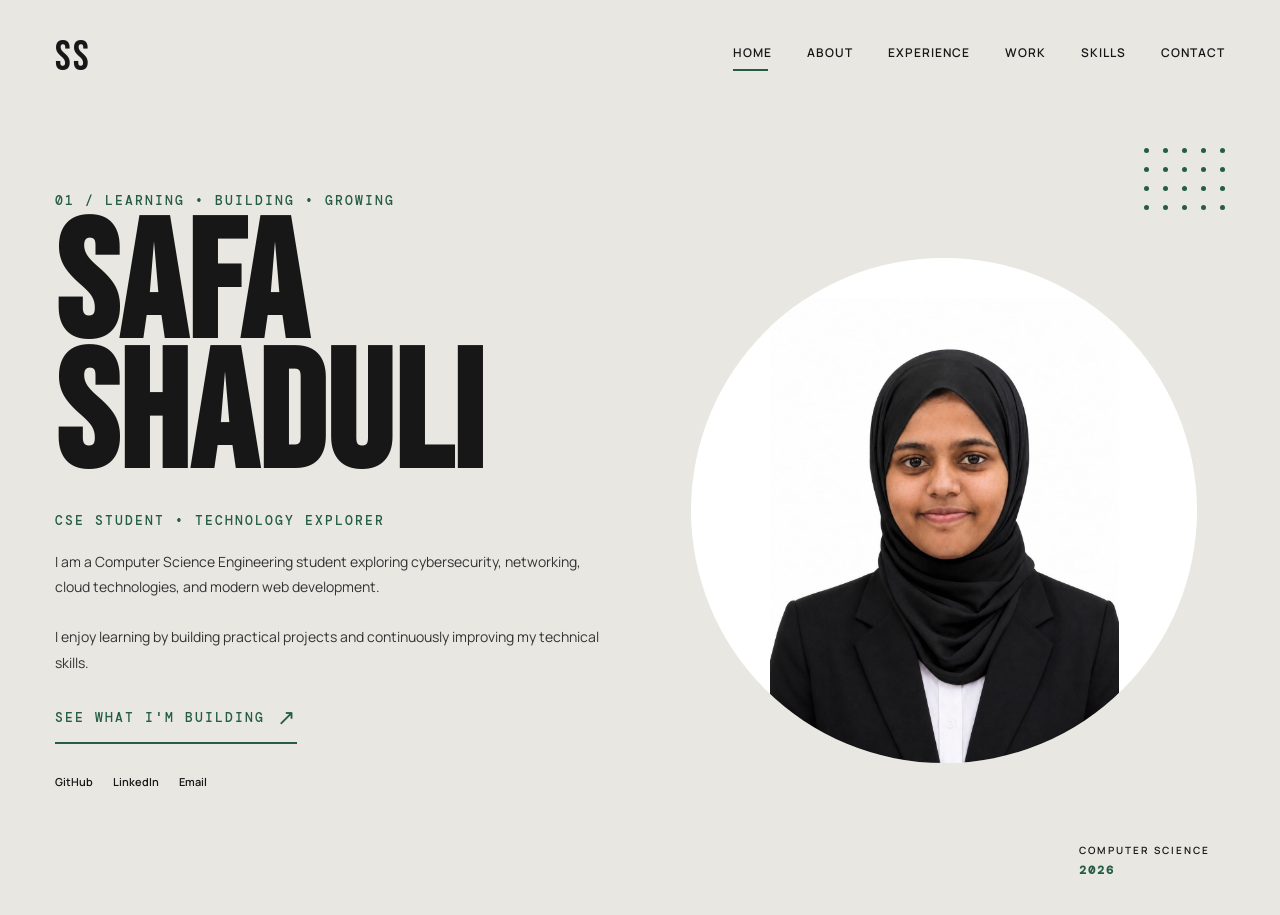
<file: index.html>
<!DOCTYPE html>
<html lang="en">

<head>
    <meta charset="UTF-8">
    <meta name="viewport" content="width=device-width, initial-scale=1.0">

    <title>Safa Shaduli | Portfolio</title>

    <link rel="stylesheet" href="style.css">
</head>

<body>

    <main class="home-page">

        <!-- HEADER -->
        <header class="navbar">

            <a href="index.html" class="logo">
                SS
            </a>

            <nav class="nav-links">

                <a href="index.html" class="active">HOME</a>

                <a href="about.html">ABOUT</a>

                <a href="experience.html">EXPERIENCE</a>

                <a href="work.html">WORK</a>

                <a href="skills.html">SKILLS</a>

                <a href="contact.html">CONTACT</a>

            </nav>

            
        </header>


        <!-- HERO SECTION -->
        <section class="hero">

            <!-- LEFT SIDE -->
            <div class="hero-left">

                <div class="hero-label">
                    <span class="number">01</span>
                    <span>/</span>
                    <span>LEARNING • BUILDING • GROWING</span>
                </div>


                <!-- MAIN NAME -->
                <h1 class="main-name">
                    <span>SAFA</span>
                    <span>SHADULI</span>
                </h1>


                <!-- ROLE -->
                <h2 class="role">
                    CSE STUDENT • TECHNOLOGY EXPLORER
                </h2>


                <!-- INTRODUCTION -->
                <p class="intro">

                    I am a Computer Science Engineering student exploring
                    cybersecurity, networking, cloud technologies, and
                    modern web development.

                    <br><br>

                    I enjoy learning by building practical projects and
                    continuously improving my technical skills.

                </p>


                <!-- BUTTON -->
                <a href="work.html" class="explore">
                    <span>SEE WHAT I'M BUILDING</span>
                    <span class="arrow">↗</span>
                </a>


                <!-- SOCIAL LINKS -->
                <div class="socials">

                    <a href="https://github.com/safaashaduli"
                       target="_blank">
                        GitHub
                    </a>

                    <a href="https://www.linkedin.com/in/safashaduli"
                       target="_blank">
                        LinkedIn
                    </a>

                    <a href="mailto:safashaduli33@gmail.com">
                        Email
                    </a>

                </div>

            </div>


            <!-- RIGHT SIDE -->
            <div class="hero-right">


                <!-- DOT DESIGN -->
                <div class="dots">

                    <span></span>
                    <span></span>
                    <span></span>
                    <span></span>
                    <span></span>

                    <span></span>
                    <span></span>
                    <span></span>
                    <span></span>
                    <span></span>

                    <span></span>
                    <span></span>
                    <span></span>
                    <span></span>
                    <span></span>

                    <span></span>
                    <span></span>
                    <span></span>
                    <span></span>
                    <span></span>

                </div>


                <!-- YOUR PHOTO -->
                <div class="portrait-circle">

                    <img
                        src="safa.jpg.jpeg"
                        alt="Safa Shaduli"
                    >

                </div>


                <!-- BOTTOM TEXT -->
                <div class="year-info">

                    <span>COMPUTER SCIENCE</span>

                    <strong>2026</strong>

                </div>

            </div>

        </section>

    </main>

</body>

</html>
</file>
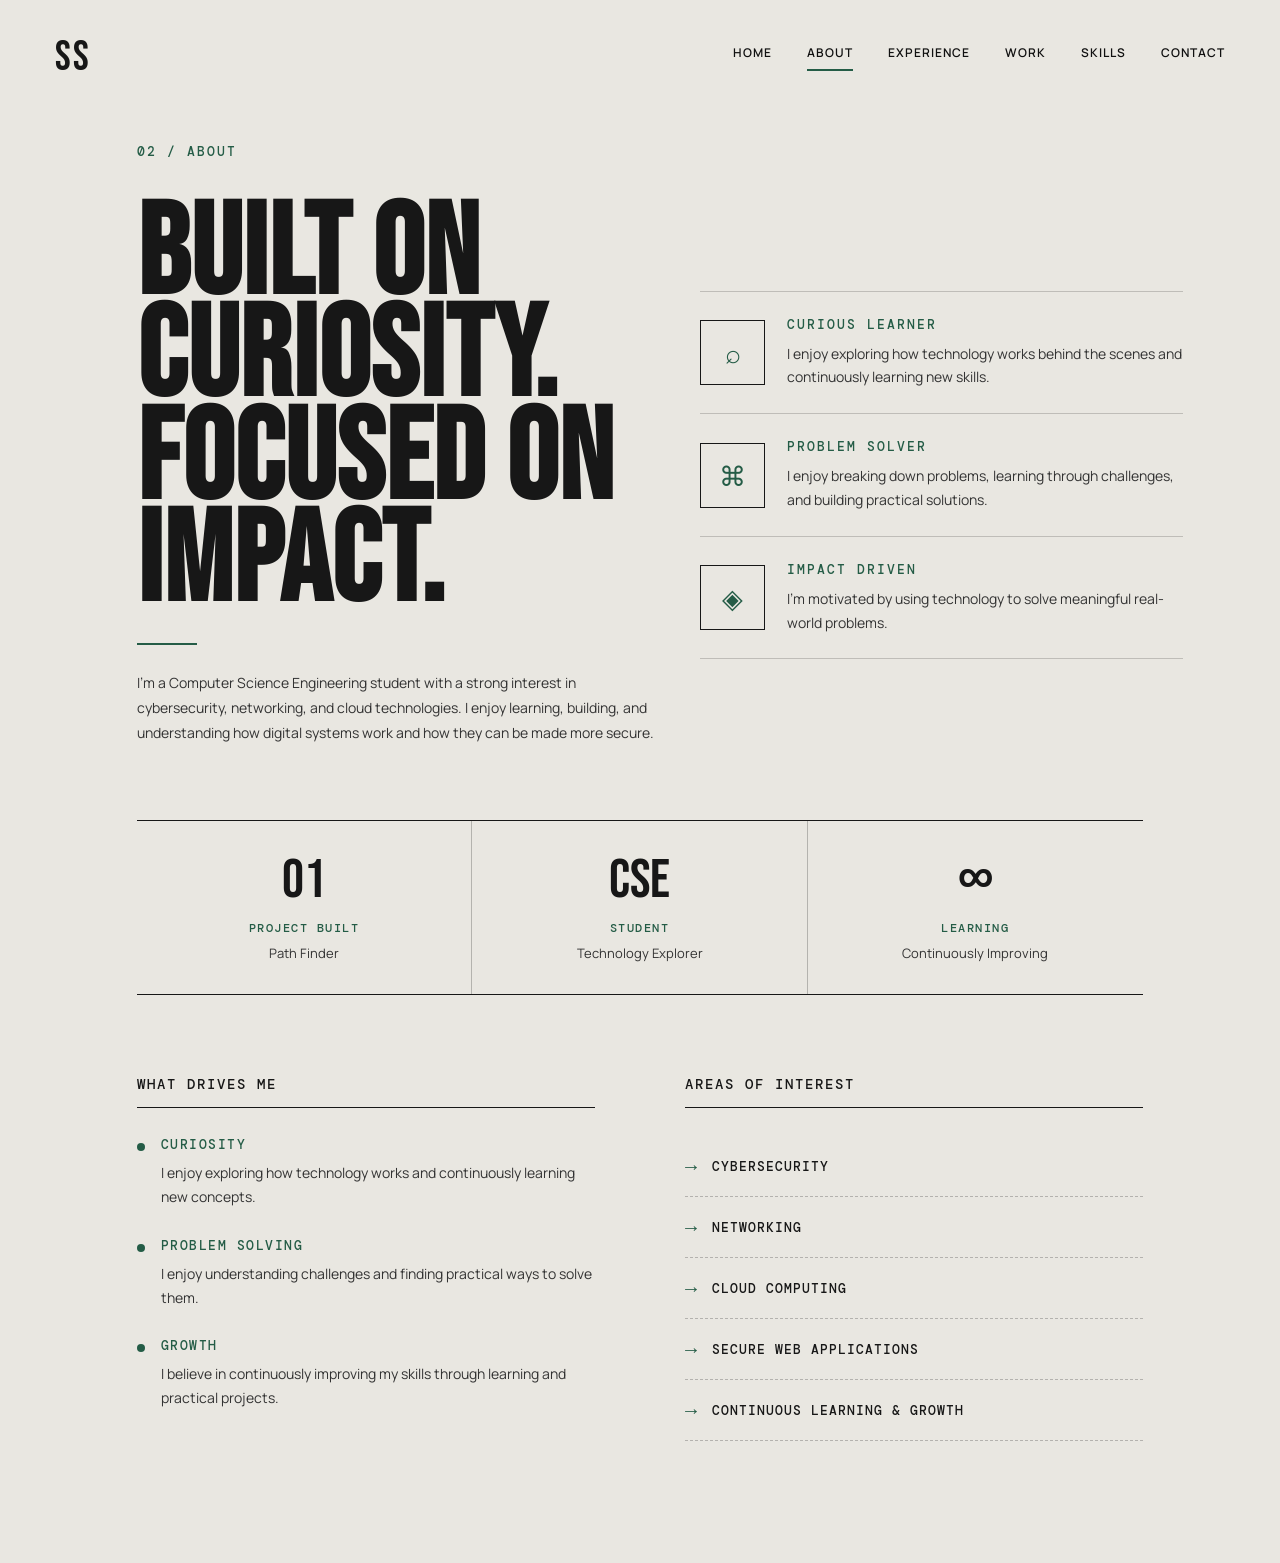
<file: about.html>
<!DOCTYPE html>
<html lang="en">

<head>

    <meta charset="UTF-8">
    <meta name="viewport" content="width=device-width, initial-scale=1.0">

    <title>About | Safa Shaduli</title>

    <link rel="stylesheet" href="about.css">

</head>


<body>

<main class="about-page">


    <!-- ================= HEADER ================= -->

    <header class="navbar">

        <a href="index.html" class="logo">
            SS
        </a>


        <nav class="nav-links">

            <a href="index.html">HOME</a>

            <a href="about.html" class="active">ABOUT</a>

            <a href="experience.html">EXPERIENCE</a>

            <a href="work.html">WORK</a>

            <a href="skills.html">SKILLS</a>

            <a href="contact.html">CONTACT</a>

        </nav>


        

    </header>



    <!-- ================= ABOUT CONTENT ================= -->

    <section class="about-container">


        <!-- PAGE LABEL -->

        <div class="page-label">

            <span class="number">02</span>
            <span>/</span>
            <span>ABOUT</span>

        </div>



        <!-- ================= TOP SECTION ================= -->

        <section class="about-hero">


            <!-- LEFT -->

            <div class="about-left">

                <h1 class="about-title">

                    <span>BUILT ON</span>
                    <span>CURIOSITY.</span>
                    <span>FOCUSED ON</span>
                    <span>IMPACT.</span>

                </h1>


                <div class="about-line"></div>


                <p class="about-intro">

                    I'm a Computer Science Engineering student with a strong
                    interest in cybersecurity, networking, and cloud technologies.
                    I enjoy learning, building, and understanding how digital
                    systems work and how they can be made more secure.

                </p>

            </div>



            <!-- RIGHT -->

            <div class="about-features">


                <div class="feature-box">

                    <div class="feature-icon">
                        ⌕
                    </div>

                    <div class="feature-content">

                        <h3>CURIOUS LEARNER</h3>

                        <p>
                            I enjoy exploring how technology works behind
                            the scenes and continuously learning new skills.
                        </p>

                    </div>

                </div>



                <div class="feature-box">

                    <div class="feature-icon">
                        ⌘
                    </div>

                    <div class="feature-content">

                        <h3>PROBLEM SOLVER</h3>

                        <p>
                            I enjoy breaking down problems, learning through
                            challenges, and building practical solutions.
                        </p>

                    </div>

                </div>



                <div class="feature-box">

                    <div class="feature-icon">
                        ◈
                    </div>

                    <div class="feature-content">

                        <h3>IMPACT DRIVEN</h3>

                        <p>
                            I'm motivated by using technology to solve
                            meaningful real-world problems.
                        </p>

                    </div>

                </div>


            </div>

        </section>



        <!-- ================= INFO STRIP ================= -->

        <section class="info-strip">


            <div class="info-item">

                <div class="info-number">
                    01
                </div>

                <div class="info-label">
                    PROJECT BUILT
                </div>

                <p>
                    Path Finder
                </p>

            </div>



            <div class="info-item">

                <div class="info-number">
                    CSE
                </div>

                <div class="info-label">
                    STUDENT
                </div>

                <p>
                    Technology Explorer
                </p>

            </div>



            <div class="info-item">

                <div class="info-number">
                    ∞
                </div>

                <div class="info-label">
                    LEARNING
                </div>

                <p>
                    Continuously Improving
                </p>

            </div>


        </section>



        <!-- ================= BOTTOM SECTION ================= -->

        <section class="about-bottom">


            <!-- WHAT DRIVES ME -->

            <div class="drives">

                <h2>WHAT DRIVES ME</h2>


                <div class="drive-item">

                    <span class="drive-dot"></span>

                    <div>

                        <h3>CURIOSITY</h3>

                        <p>
                            I enjoy exploring how technology works and
                            continuously learning new concepts.
                        </p>

                    </div>

                </div>



                <div class="drive-item">

                    <span class="drive-dot"></span>

                    <div>

                        <h3>PROBLEM SOLVING</h3>

                        <p>
                            I enjoy understanding challenges and finding
                            practical ways to solve them.
                        </p>

                    </div>

                </div>



                <div class="drive-item">

                    <span class="drive-dot"></span>

                    <div>

                        <h3>GROWTH</h3>

                        <p>
                            I believe in continuously improving my skills
                            through learning and practical projects.
                        </p>

                    </div>

                </div>


            </div>



            <!-- AREAS OF INTEREST -->

            <div class="interests">

                <h2>AREAS OF INTEREST</h2>


                <div class="interest-item">
                    <span>→</span>
                    CYBERSECURITY
                </div>


                <div class="interest-item">
                    <span>→</span>
                    NETWORKING
                </div>


                <div class="interest-item">
                    <span>→</span>
                    CLOUD COMPUTING
                </div>


                <div class="interest-item">
                    <span>→</span>
                    SECURE WEB APPLICATIONS
                </div>


                <div class="interest-item">
                    <span>→</span>
                    CONTINUOUS LEARNING & GROWTH
                </div>


            </div>


        </section>


    </section>


</main>

</body>

</html>
</file>
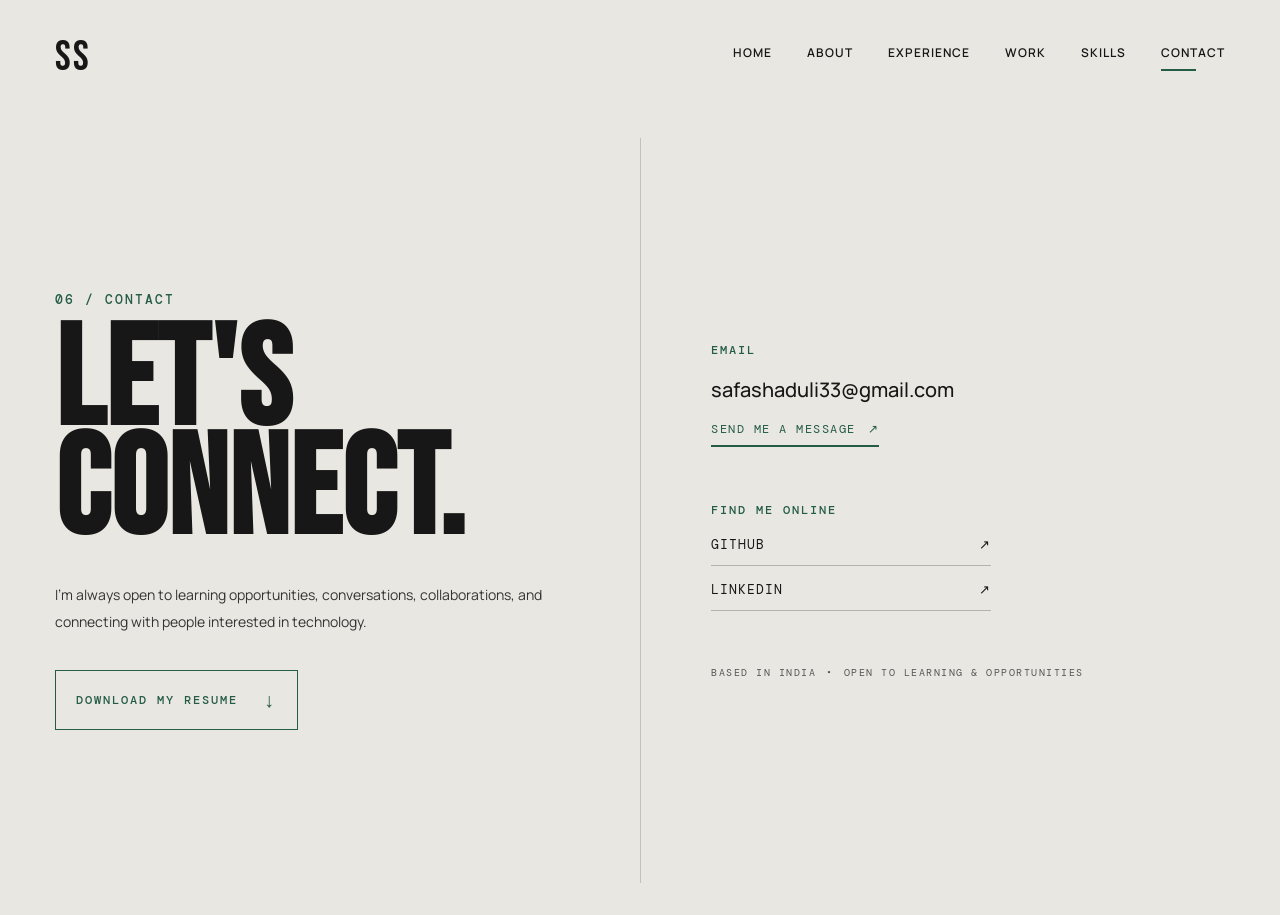
<file: contact.html>
<!DOCTYPE html>
<html lang="en">

<head>
    <meta charset="UTF-8">
    <meta name="viewport" content="width=device-width, initial-scale=1.0">

    <title>Safa Shaduli | Contact</title>

    <link rel="stylesheet" href="contact.css">
</head>

<body>

    <main class="contact-page">

        <!-- HEADER -->

        <header class="navbar">

            <a href="index.html" class="logo">
                SS
            </a>

            <nav class="nav-links">

                <a href="index.html">HOME</a>

                <a href="about.html">ABOUT</a>

                <a href="experience.html">EXPERIENCE</a>

                <a href="work.html">WORK</a>

                <a href="skills.html">SKILLS</a>

                <a href="contact.html" class="active">CONTACT</a>

            </nav>

            

        </header>


        <!-- CONTACT CONTENT -->

        <section class="contact-content">


            <!-- LEFT SIDE -->

            <div class="contact-left">

                <div class="contact-label">

                    <span>06</span>
                    <span>/</span>
                    <span>CONTACT</span>

                </div>


                <h1 class="contact-title">

                    <span>LET'S</span>
                    <span>CONNECT.</span>

                </h1>


                <p class="contact-intro">

                    I'm always open to learning opportunities,
                    conversations, collaborations, and connecting
                    with people interested in technology.

                </p>


                <!-- DOWNLOAD RESUME -->

                <a href="Safa Resume.pdf"
                   download
                  class="resume-button">

                    <span>DOWNLOAD MY RESUME</span>
                    <span class="arrow">↓</span>

                </a>

            </div>


            <!-- RIGHT SIDE -->

            <div class="contact-right">


                <!-- EMAIL -->

                <div class="contact-block">

                    <span class="contact-heading">
                        EMAIL
                    </span>

                    <a href="mailto:safashaduli33@gmail.com"
                       class="email-link">

                        safashaduli33@gmail.com

                    </a>

                    <a href="mailto:safashaduli33@gmail.com"
                       class="message-button">

                        <span>SEND ME A MESSAGE</span>
                        <span>↗</span>

                    </a>

                </div>


                <!-- SOCIAL LINKS -->

                <div class="contact-block">

                    <span class="contact-heading">
                        FIND ME ONLINE
                    </span>


                    <div class="social-links">

                        <a href="https://github.com/safaashaduli"
                           target="_blank">

                            GITHUB
                            <span>↗</span>

                        </a>


                        <a href="https://www.linkedin.com/in/safashaduli"
                           target="_blank">

                            LINKEDIN
                            <span>↗</span>

                        </a>

                    </div>

                </div>


                <!-- SMALL MESSAGE -->

                <div class="contact-footer">

                    <span>BASED IN INDIA</span>

                    <span>•</span>

                    <span>OPEN TO LEARNING & OPPORTUNITIES</span>

                </div>


            </div>

        </section>

    </main>

</body>

</html>
</file>
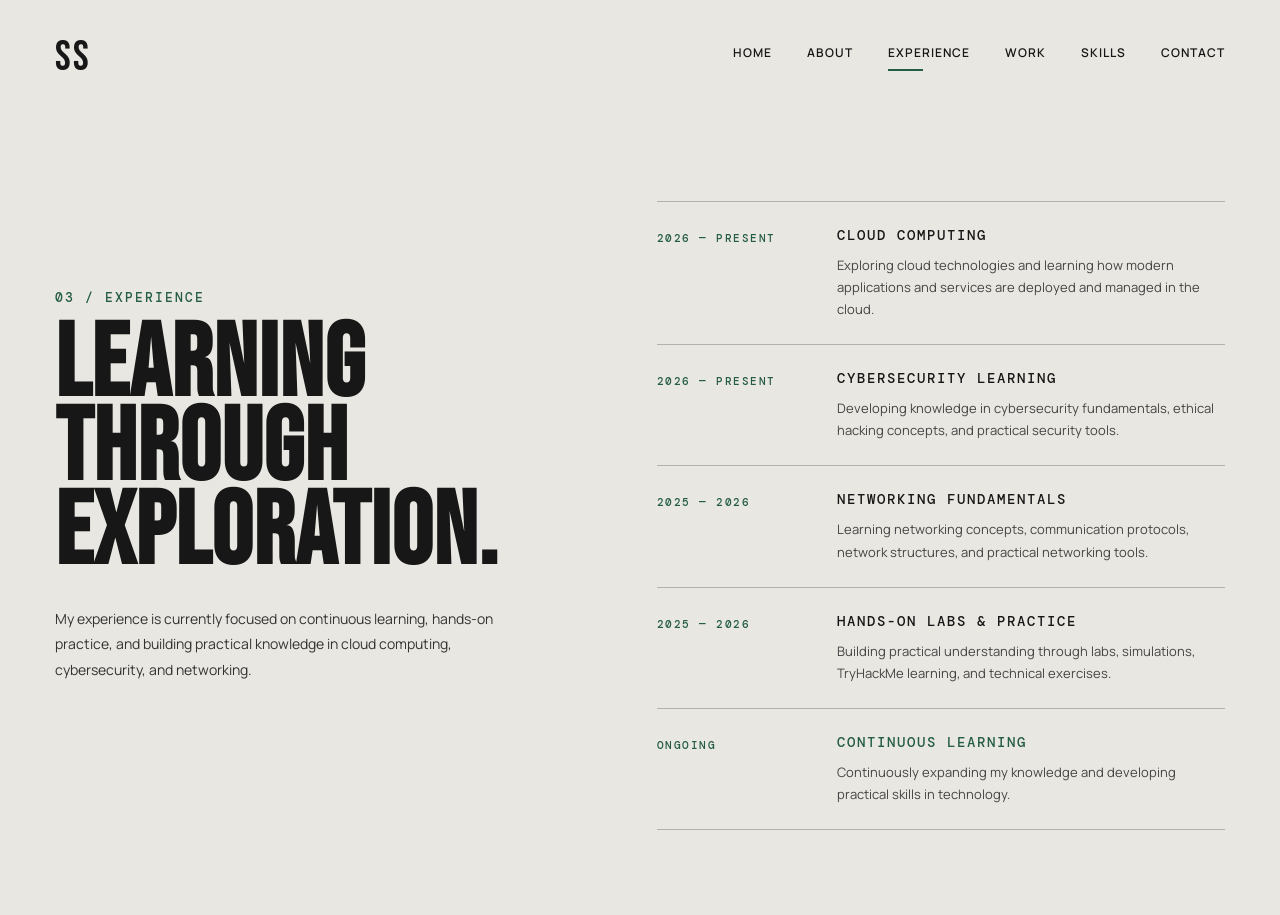
<file: experience.html>
<!DOCTYPE html>
<html lang="en">

<head>
    <meta charset="UTF-8">
    <meta name="viewport" content="width=device-width, initial-scale=1.0">

    <title>Safa Shaduli | Experience</title>

    <link rel="stylesheet" href="experience.css">
</head>

<body>

    <main class="experience-page">

        <!-- HEADER -->
        <header class="navbar">

            <a href="index.html" class="logo">
                SS
            </a>

            <nav class="nav-links">

                <a href="index.html">HOME</a>

                <a href="about.html">ABOUT</a>

                <a href="experience.html" class="active">
                    EXPERIENCE
                </a>

                <a href="work.html">WORK</a>

                <a href="skills.html">SKILLS</a>

                <a href="contact.html">CONTACT</a>

            </nav>

           

        </header>


        <!-- EXPERIENCE SECTION -->
        <section class="experience-section">

            <!-- LEFT SIDE -->
            <div class="experience-left">

                <div class="page-label">
                    <span>03</span>
                    <span>/</span>
                    <span>EXPERIENCE</span>
                </div>

                <h1 class="experience-title">
                    <span>LEARNING</span>
                    <span>THROUGH</span>
                    <span>EXPLORATION.</span>
                </h1>

                <p class="experience-intro">
                    My experience is currently focused on continuous learning,
                    hands-on practice, and building practical knowledge in
                    cloud computing, cybersecurity, and networking.
                </p>

            </div>


            <!-- RIGHT SIDE TIMELINE -->
            <div class="timeline">

                <!-- ITEM 1 -->
                <div class="timeline-item">

                    <div class="timeline-year">
                        2026 — PRESENT
                    </div>

                    <div class="timeline-content">
                        <h3>CLOUD COMPUTING</h3>

                        <p>
                            Exploring cloud technologies and learning how
                            modern applications and services are deployed
                            and managed in the cloud.
                        </p>
                    </div>

                </div>


                <!-- ITEM 2 -->
                <div class="timeline-item">

                    <div class="timeline-year">
                        2026 — PRESENT
                    </div>

                    <div class="timeline-content">
                        <h3>CYBERSECURITY LEARNING</h3>

                        <p>
                            Developing knowledge in cybersecurity fundamentals,
                            ethical hacking concepts, and practical security tools.
                        </p>
                    </div>

                </div>


                <!-- ITEM 3 -->
                <div class="timeline-item">

                    <div class="timeline-year">
                        2025 — 2026
                    </div>

                    <div class="timeline-content">
                        <h3>NETWORKING FUNDAMENTALS</h3>

                        <p>
                            Learning networking concepts, communication protocols,
                            network structures, and practical networking tools.
                        </p>
                    </div>

                </div>


                <!-- ITEM 4 -->
                <div class="timeline-item">

                    <div class="timeline-year">
                        2025 — 2026
                    </div>

                    <div class="timeline-content">
                        <h3>HANDS-ON LABS & PRACTICE</h3>

                        <p>
                            Building practical understanding through labs,
                            simulations, TryHackMe learning, and technical exercises.
                        </p>
                    </div>

                </div>


                <!-- ITEM 5 -->
                <div class="timeline-item ongoing">

                    <div class="timeline-year">
                        ONGOING
                    </div>

                    <div class="timeline-content">
                        <h3>CONTINUOUS LEARNING</h3>

                        <p>
                            Continuously expanding my knowledge and developing
                            practical skills in technology.
                        </p>
                    </div>

                </div>

            </div>

        </section>

    </main>

</body>

</html>
</file>
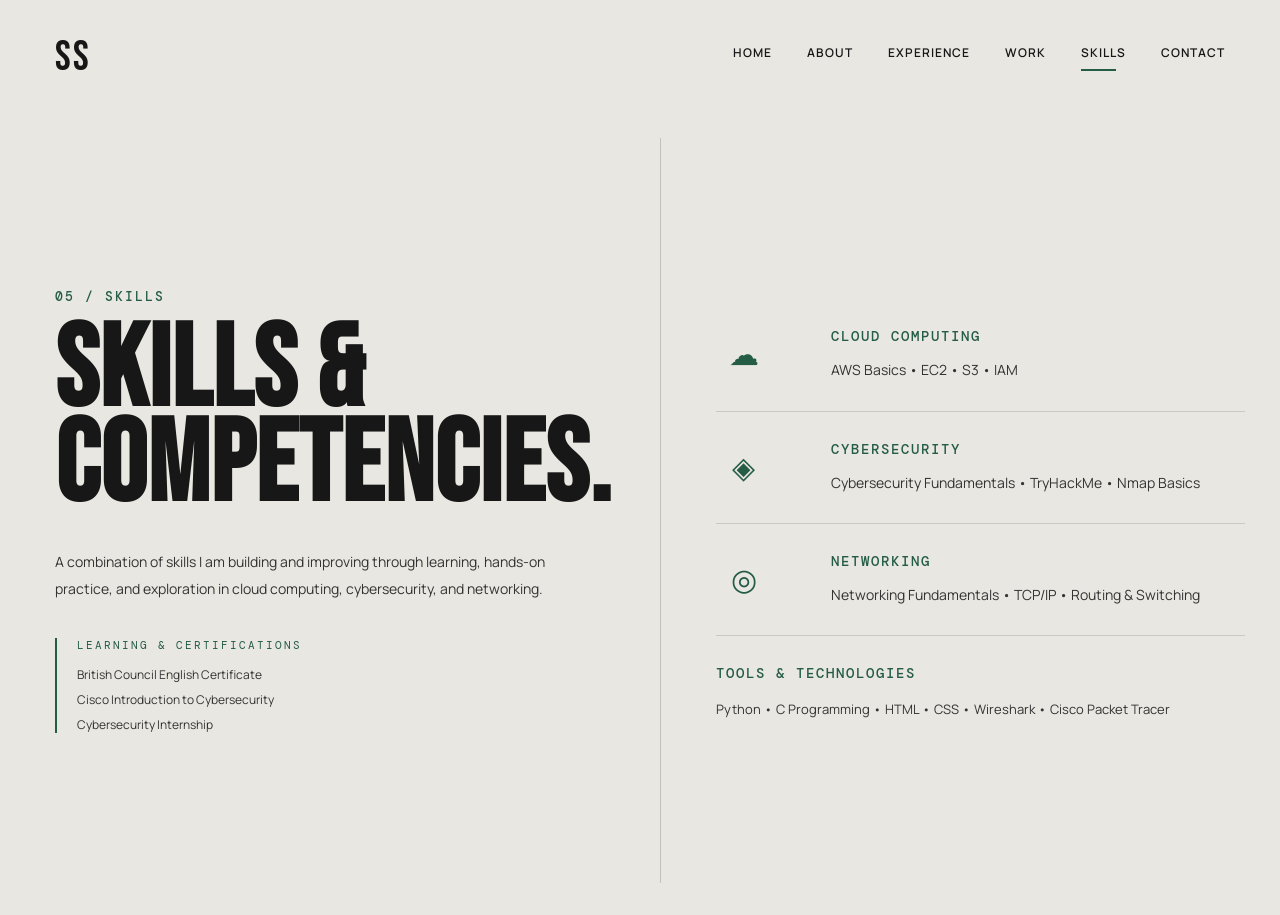
<file: skills.html>
<!DOCTYPE html>
<html lang="en">

<head>
    <meta charset="UTF-8">
    <meta name="viewport" content="width=device-width, initial-scale=1.0">

    <title>Safa Shaduli | Skills</title>

    <link rel="stylesheet" href="skills.css">
</head>

<body>

    <main class="skills-page">

        <!-- =========================
             HEADER
        ========================== -->

        <header class="navbar">

            <a href="index.html" class="logo">
                SS
            </a>

            <nav class="nav-links">

                <a href="index.html">HOME</a>

                <a href="about.html">ABOUT</a>

                <a href="experience.html">EXPERIENCE</a>

                <a href="work.html">WORK</a>

                <a href="skills.html" class="active">SKILLS</a>

                <a href="contact.html">CONTACT</a>

            </nav>

            

        </header>


        <!-- =========================
             SKILLS CONTENT
        ========================== -->

        <section class="skills-content">


            <!-- LEFT SIDE -->

            <div class="skills-left">

                <div class="skills-label">
                    <span>05</span>
                    <span>/</span>
                    <span>SKILLS</span>
                </div>


                <h1 class="skills-title">
                    <span>SKILLS &</span>
                    <span>COMPETENCIES.</span>
                </h1>


                <p class="skills-intro">
                    A combination of skills I am building and improving
                    through learning, hands-on practice, and exploration
                    in cloud computing, cybersecurity, and networking.
                </p>


                <div class="certification">

                    <span class="cert-label">
                        LEARNING & CERTIFICATIONS
                    </span>

                    <div class="cert-items">

                        <p>British Council English Certificate</p>

                        <p>Cisco Introduction to Cybersecurity</p>

                        <p>Cybersecurity Internship</p>

                    </div>

                </div>

            </div>


            <!-- RIGHT SIDE -->

            <div class="skills-right">


                <!-- CLOUD -->

                <div class="skill-section">

                    <div class="skill-icon">
                        ☁
                    </div>

                    <div class="skill-info">

                        <h2>CLOUD COMPUTING</h2>

                        <p>
                            AWS Basics • EC2 • S3 • IAM
                        </p>

                    </div>

                </div>


                <!-- CYBERSECURITY -->

                <div class="skill-section">

                    <div class="skill-icon">
                        ◈
                    </div>

                    <div class="skill-info">

                        <h2>CYBERSECURITY</h2>

                        <p>
                            Cybersecurity Fundamentals •
                            TryHackMe • Nmap Basics
                        </p>

                    </div>

                </div>


                <!-- NETWORKING -->

                <div class="skill-section">

                    <div class="skill-icon">
                        ◎
                    </div>

                    <div class="skill-info">

                        <h2>NETWORKING</h2>

                        <p>
                            Networking Fundamentals • TCP/IP •
                            Routing & Switching
                        </p>

                    </div>

                </div>


                <!-- TOOLS -->

                <div class="tools-section">

                    <h2>TOOLS & TECHNOLOGIES</h2>

                    <p>
                        Python • C Programming • HTML • CSS •
                        Wireshark • Cisco Packet Tracer
                    </p>

                </div>


            </div>

        </section>

    </main>

</body>

</html>
</file>
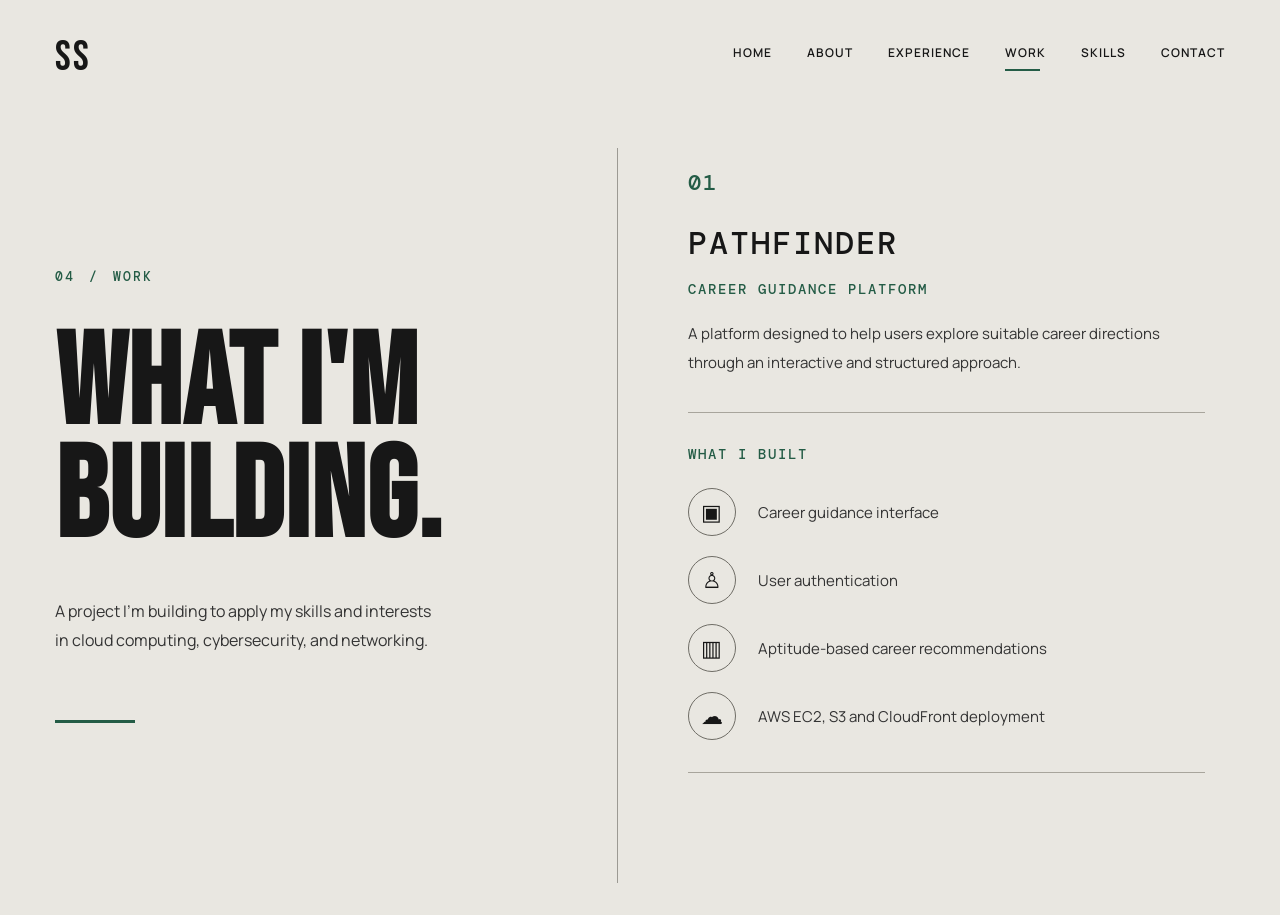
<file: work.html>
<!DOCTYPE html>
<html lang="en">

<head>
    <meta charset="UTF-8">
    <meta name="viewport" content="width=device-width, initial-scale=1.0">

    <title>Safa Shaduli | Work</title>

    <link rel="stylesheet" href="work.css">
</head>

<body>

    <main class="work-page">

        <!-- =========================
             HEADER
        ========================== -->

        <header class="navbar">

            <a href="index.html" class="logo">
                SS
            </a>

            <nav class="nav-links">

                <a href="index.html">HOME</a>

                <a href="about.html">ABOUT</a>

                <a href="experience.html">EXPERIENCE</a>

                <a href="work.html" class="active">WORK</a>

                <a href="skills.html">SKILLS</a>

                <a href="contact.html">CONTACT</a>

            </nav>


        </header>


        <!-- =========================
             WORK SECTION
        ========================== -->

        <section class="work-content">


            <!-- LEFT SIDE -->

            <div class="work-left">

                <div class="work-label">
                    <span class="number">04</span>
                    <span>/</span>
                    <span>WORK</span>
                </div>


                <h1 class="work-title">
                    <span>WHAT I'M</span>
                    <span>BUILDING.</span>
                </h1>


                <p class="work-description">
                    A project I'm building to apply my skills
                    and interests in cloud computing,
                    cybersecurity, and networking.
                </p>


                <div class="bottom-line"></div>

            </div>



            <!-- RIGHT SIDE -->

            <div class="work-right">


                <!-- PROJECT NUMBER -->

                <div class="project-number">
                    01
                </div>


                <!-- PROJECT NAME -->

                <h2 class="project-name">
                    PATHFINDER
                </h2>


                <h3 class="project-type">
                     CAREER GUIDANCE PLATFORM
                </h3>


                <p class="project-description">
                    A platform designed to help users explore suitable
                    career directions through an interactive and
                    structured approach.
                </p>


                <div class="project-line"></div>


                <!-- WHAT I BUILT -->

                <h3 class="built-title">
                    WHAT I BUILT
                </h3>


                <div class="built-list">


                    <div class="built-item">

                        <div class="icon">
                            ▣
                        </div>

                        <p>
                            Career guidance interface
                        </p>

                    </div>


                    <div class="built-item">

                        <div class="icon">
                            ♙
                        </div>

                        <p>
                            User authentication
                        </p>

                    </div>


                    <div class="built-item">

                        <div class="icon">
                            ▥
                        </div>

                        <p>
                            Aptitude-based career recommendations
                        </p>

                    </div>


                    <div class="built-item">

                        <div class="icon">
                            ☁
                        </div>

                        <p>
                            AWS EC2, S3 and CloudFront deployment
                        </p>

                    </div>


                </div>


                <div class="project-line bottom-project-line"></div>


               


            </div>


        </section>

    </main>

</body>

</html>
</file>
<file: style.css>
/* =========================
   IMPORT FONTS
========================= */

@import url('https://fonts.googleapis.com/css2?family=Bebas+Neue&family=Cormorant+Garamond:wght@500;600&family=DM+Mono:wght@400;500&family=Manrope:wght@400;500;600;700&family=Syne:wght@500;600;700&display=swap');


/* =========================
   RESET
========================= */

* {
    margin: 0;
    padding: 0;
    box-sizing: border-box;
}

html {
    scroll-behavior: smooth;
}

body {
    background-color: #e9e7e1;
    color: #171717;
    font-family: "Manrope", sans-serif;
}


/* =========================
   MAIN PAGE
========================= */

.home-page {
    min-height: 100vh;
    padding: 32px 55px;
    overflow: hidden;
}


/* =========================
   NAVIGATION
========================= */

.navbar {
    display: flex;
    justify-content: space-between;
    align-items: center;
    width: 100%;
}

.logo {
    text-decoration: none;
    color: #171717;
    font-family: "Bebas Neue", sans-serif;
    font-size: 42px;
    letter-spacing: 2px;
}

.nav-links {
    display: flex;
    align-items: center;
    gap: 35px;
}

.nav-links a {
    text-decoration: none;
    color: #171717;
    font-family: "Manrope", sans-serif;
    font-weight: 600;
    font-size: 12px;
    letter-spacing: 1px;
    position: relative;
    padding-bottom: 10px;
}

.nav-links a.active::after {
    content: "";
    position: absolute;
    left: 0;
    bottom: 0;
    width: 35px;
    height: 2px;
    background-color: #245c46;
}


/* =========================
   MENU BUTTON
========================= */

.menu-button {
    border: none;
    background: transparent;
    cursor: pointer;

    display: flex;
    flex-direction: column;
    gap: 6px;
}

.menu-button span {
    display: block;
    width: 30px;
    height: 2px;
    background-color: #171717;
}


/* =========================
   HERO
========================= */

.hero {
    display: grid;
    grid-template-columns: 52% 48%;
    min-height: calc(100vh - 100px);
    padding-top: 55px;
}


/* =========================
   LEFT SIDE
========================= */

.hero-left {
    display: flex;
    flex-direction: column;
    justify-content: center;
    padding-bottom: 40px;
}


/* =========================
   TOP LABEL
========================= */

.hero-label {
    display: flex;
    align-items: center;
    gap: 10px;

    font-family: "DM Mono", monospace;
    font-size: 13px;
    font-weight: 500;
    letter-spacing: 2px;

    color:#245c46;

    margin-bottom: 15px;
}

.hero-label .number {
    color: #245c46;
}


/* =========================
   BIG NAME
========================= */

.main-name {
    display: flex;
    flex-direction: column;

    font-family: "Bebas Neue", sans-serif;
    font-size: clamp(120px, 13vw, 220px);

    line-height: 0.78;
    letter-spacing: 1px;

    margin-bottom: 28px;
    color: #171717;
}

.main-name span {
    display: block;
}


/* =========================
   ROLE
========================= */

.role {
    font-family: "DM Mono", monospace;
    color: #245c46;

    font-size: 13px;
    font-weight: 500;
    letter-spacing: 2px;

    margin-bottom: 20px;
}


/* =========================
   INTRODUCTION
========================= */

.intro {
    max-width: 560px;

    font-family: "Manrope", sans-serif;
    font-size: 14px;
    font-weight: 400;

    line-height: 1.8;
    color: #333333;

    margin-bottom: 28px;
}


/* =========================
   BUTTON
========================= */

.explore {
    display: flex;
    align-items: center;
    gap: 12px;

    width: fit-content;
    text-decoration: none;

    font-family: "DM Mono", monospace;
    font-size: 13px;
    font-weight: 500;
    letter-spacing: 2px;

    color: #245c46;

    border-bottom: 2px solid #245c46;
    padding-bottom: 10px;

    transition: 0.3s;
}

.explore:hover {
    transform: translateX(8px);
}

.arrow {
    font-size: 22px;
}


/* =========================
   SOCIAL LINKS
========================= */

.socials {
    display: flex;
    gap: 20px;
    margin-top: 30px;
}

.socials a {
    text-decoration: none;
    color: #171717;

    font-family: "Manrope", sans-serif;
    font-weight: 600;
    font-size: 11px;

    transition: 0.3s;
}

.socials a:hover {
    color: #245c46;
}


/* =========================
   RIGHT SIDE
========================= */

.hero-right {
    position: relative;

    display: flex;
    align-items: center;
    justify-content: center;
}


/* =========================
   WHITE PHOTO CIRCLE
========================= */

.portrait-circle {
    width: min(590px, 90%);
    aspect-ratio: 1 / 1;

    background-color: #ffffff;

    border-radius: 50%;
    overflow: hidden;

    display: flex;
    align-items: flex-end;
    justify-content: center;

    position: relative;
}


/* PHOTO */

.portrait-circle img {
    width: 92%;
    height: 92%;

    object-fit: contain;
    object-position: bottom center;

    display: block;
}


/* =========================
   GREEN DOTS
========================= */

.dots {
    position: absolute;
    top: 10px;
    right: 0;

    display: grid;
    grid-template-columns: repeat(5, 1fr);
    gap: 14px;

    z-index: 2;
}

.dots span {
    width: 5px;
    height: 5px;

    background-color: #245c46;
    border-radius: 50%;
}


/* =========================
   BOTTOM INFO
========================= */

.year-info {
    position: absolute;

    bottom: 5px;
    right: 15px;

    display: flex;
    flex-direction: column;
    gap: 5px;
}

.year-info span {
    font-family: "Manrope", sans-serif;
    font-size: 10px;
    font-weight: 600;
    letter-spacing: 2px;
    color: #171717;
}

.year-info strong {
    font-family: "DM Mono", monospace;
    font-size: 12px;
    letter-spacing: 2px;
    color: #245c46;
}


/* =========================
   TABLET
========================= */

@media (max-width: 1000px) {

    .home-page {
        padding: 30px;
    }

    .nav-links {
        gap: 18px;
    }

    .nav-links a {
        font-size: 10px;
    }

    .main-name {
        font-size: 130px;
    }

    .role {
        font-size: 11px;
    }

}


/* =========================
   MOBILE
========================= */

@media (max-width: 700px) {

    .home-page {
        padding: 22px;
        overflow: visible;
    }

    .nav-links {
    display: flex;
    flex-wrap: wrap;
    justify-content: center;
    gap: 12px;
}

.menu-button {
    display: none;
}

    .hero {
        grid-template-columns: 1fr;
        padding-top: 50px;
        gap: 40px;
    }

    .hero-left {
        order: 1;
    }

    .hero-right {
        order: 2;
    }

    .main-name {
        font-size: 110px;
    }

    .role {
        font-size: 10px;
        letter-spacing: 1px;
        line-height: 1.6;
    }

    .intro {
        font-size: 13px;
    }

    .portrait-circle {
        width: 90vw;
    }

    .dots {
        display: none;
    }

    .year-info {
        position: relative;
        right: auto;
        bottom: auto;
        margin-top: 15px;
    }

}
</file>
<file: about.css>
/* =========================
   IMPORT FONTS
========================= */

@import url('https://fonts.googleapis.com/css2?family=Bebas+Neue&family=Cormorant+Garamond:wght@500;600&family=DM+Mono:wght@400;500&family=Manrope:wght@400;500;600;700&family=Syne:wght@500;600;700&display=swap');


/* =========================
   RESET
========================= */

* {
    margin: 0;
    padding: 0;
    box-sizing: border-box;
}

html {
    scroll-behavior: smooth;
}

body {
    background-color: #e9e7e1;
    color: #171717;
    font-family: "Manrope", sans-serif;
}


/* =========================
   ABOUT PAGE
========================= */

.about-page {
    min-height: 100vh;
    padding: 32px 55px;
    overflow: hidden;
}


/* =========================
   NAVIGATION
   EXACT SAME AS HOME PAGE
========================= */

.navbar {
    display: flex;
    justify-content: space-between;
    align-items: center;
    width: 100%;
}

.logo {
    text-decoration: none;
    color: #171717;
    font-family: "Bebas Neue", sans-serif;
    font-size: 42px;
    letter-spacing: 2px;
}

.nav-links {
    display: flex;
    align-items: center;
    gap: 35px;
}

.nav-links a {
    text-decoration: none;
    color: #111;
    font-family: "Manrope", sans-serif;
    font-weight: 600;
    font-size: 12px;
    letter-spacing: 1px;
    position: relative;
    padding-bottom: 10px;
}

.nav-links a::after {
    content: "";
    position: absolute;
    left: 0;
    bottom: 0;
    width: 0;
    height: 2px;
    background: #245c46;
    transition: 0.3s ease;
}

.nav-links a.active {
    color: #111;
}

.nav-links a.active::after {
    width: 100%;
}


/* =========================
   MENU BUTTON
   EXACT SAME AS HOME PAGE
========================= */

.menu-button {
    border: none;
    background: transparent;
    cursor: pointer;

    display: flex;
    flex-direction: column;
    gap: 6px;
}

.menu-button span {
    display: block;
    width: 30px;
    height: 2px;
    background-color: #171717;
}


/* =========================
   ABOUT CONTAINER
========================= */

.about-container {
    width: 100%;
    max-width: 1500px;
    margin: 0 auto;

    padding: 60px 7% 90px;
}


/* =========================
   PAGE LABEL
========================= */

.page-label {
    display: flex;
    align-items: center;
    gap: 10px;

    font-family: "DM Mono", monospace;
    font-size: 13px;
    font-weight: 500;
    letter-spacing: 2px;

    color: #245c46;

    margin-bottom: 45px;
}

.page-label .number {
    color: #245c46;
}


/* =========================
   ABOUT HERO
========================= */

.about-hero {
    display: grid;
    grid-template-columns: 52% 48%;
    gap: 40px;
    align-items: center;
}


/* =========================
   LEFT SIDE
========================= */

.about-left {
    display: flex;
    flex-direction: column;
    justify-content: center;
}


/* =========================
   BIG ABOUT TITLE
========================= */

.about-title {
    display: flex;
    flex-direction: column;

    font-family: "Bebas Neue", sans-serif;
    font-size: clamp(90px, 10vw, 170px);

    line-height: 0.80;
    letter-spacing: 1px;

    margin-bottom: 28px;
    color: #171717;
}

.about-title span {
    display: block;
}


/* =========================
   GREEN LINE
========================= */

.about-line {
    width: 60px;
    height: 2px;

    background-color: #245c46;

    margin-bottom: 25px;
}


/* =========================
   INTRODUCTION
========================= */

.about-intro {
    max-width: 560px;

    font-family: "Manrope", sans-serif;
    font-size: 14px;
    font-weight: 400;

    line-height: 1.8;
    color: #333333;
}


/* =========================
   RIGHT FEATURES
========================= */

.about-features {
    display: flex;
    flex-direction: column;
}


/* =========================
   FEATURE BOX
========================= */

.feature-box {
    display: flex;
    align-items: center;
    gap: 22px;

    padding: 24px 0;

    border-bottom: 1px solid rgba(23, 23, 23, 0.20);
}

.feature-box:first-child {
    border-top: 1px solid rgba(23, 23, 23, 0.20);
}


/* =========================
   FEATURE ICON
========================= */

.feature-icon {
    width: 65px;
    height: 65px;

    flex-shrink: 0;

    display: flex;
    align-items: center;
    justify-content: center;

    border: 1px solid #171717;

    font-size: 27px;
    color: #245c46;
}


/* =========================
   FEATURE CONTENT
========================= */

.feature-content h3 {
    font-family: "DM Mono", monospace;

    color: #245c46;

    font-size: 13px;
    font-weight: 500;
    letter-spacing: 2px;

    margin-bottom: 9px;
}

.feature-content p {
    font-family: "Manrope", sans-serif;

    font-size: 14px;
    line-height: 1.7;

    color: #333333;
}


/* =========================
   INFO STRIP
========================= */

.info-strip {
    margin-top: 75px;

    display: grid;
    grid-template-columns: repeat(3, 1fr);

    border-top: 1px solid #171717;
    border-bottom: 1px solid #171717;
}


/* =========================
   INFO ITEM
========================= */

.info-item {
    padding: 32px 20px;

    text-align: center;

    border-right: 1px solid rgba(23, 23, 23, 0.25);
}

.info-item:last-child {
    border-right: none;
}


/* =========================
   INFO NUMBER
========================= */

.info-number {
    font-family: "Bebas Neue", sans-serif;

    font-size: 55px;
    line-height: 1;

    color: #171717;
}


/* =========================
   INFO LABEL
========================= */

.info-label {
    margin-top: 12px;
    margin-bottom: 8px;

    font-family: "DM Mono", monospace;

    color: #245c46;

    font-size: 12px;
    font-weight: 500;
    letter-spacing: 1.5px;
}

.info-item p {
    font-family: "Manrope", sans-serif;

    font-size: 13px;

    color: #333333;
}


/* =========================
   BOTTOM SECTION
========================= */

.about-bottom {
    margin-top: 80px;

    display: grid;
    grid-template-columns: 1fr 1fr;

    gap: 90px;
}


/* =========================
   SECTION HEADINGS
========================= */

.drives h2,
.interests h2 {
    font-family: "DM Mono", monospace;

    color: #171717;

    font-size: 14px;
    font-weight: 500;
    letter-spacing: 2px;

    padding-bottom: 14px;
    margin-bottom: 28px;

    border-bottom: 1px solid #171717;
}


/* =========================
   DRIVE ITEMS
========================= */

.drive-item {
    display: flex;
    gap: 16px;

    margin-bottom: 28px;
}

.drive-dot {
    width: 8px;
    height: 8px;

    margin-top: 7px;

    flex-shrink: 0;

    border-radius: 50%;

    background-color: #245c46;
}

.drive-item h3 {
    font-family: "DM Mono", monospace;

    color: #245c46;

    font-size: 13px;
    font-weight: 500;
    letter-spacing: 1.5px;

    margin-bottom: 8px;
}

.drive-item p {
    font-family: "Manrope", sans-serif;

    font-size: 14px;
    line-height: 1.7;

    color: #333333;
}


/* =========================
   INTEREST ITEMS
========================= */

.interest-item {
    display: flex;
    align-items: center;

    gap: 14px;

    padding: 17px 0;

    border-bottom: 1px dashed rgba(23, 23, 23, 0.25);

    font-family: "DM Mono", monospace;

    color: #171717;

    font-size: 13px;
    font-weight: 500;
    letter-spacing: 1px;
}

.interest-item span {
    color: #245c46;
    font-size: 20px;
}


/* =========================
   TABLET
========================= */

@media (max-width: 1000px) {

    .about-page {
        padding: 30px;
    }

    .nav-links {
        gap: 18px;
    }

    .nav-links a {
        font-size: 10px;
    }

    .about-title {
        font-size: 120px;
    }

    .about-hero {
        gap: 30px;
    }

    .about-bottom {
        gap: 50px;
    }

}


/* =========================
   MOBILE
========================= */

@media (max-width: 700px) {

    .about-page {
        padding: 22px;
        overflow: visible;
    }

    .nav-links {
    display: flex;
    flex-wrap: wrap;
    justify-content: center;
    gap: 12px;
}

.menu-button {
    display: none;
}

    .about-container {
        padding: 50px 0 70px;
    }

    .about-hero {
        grid-template-columns: 1fr;

        padding-top: 20px;

        gap: 55px;
    }

    .about-title {
        font-size: 90px;
    }

    .about-intro {
        font-size: 13px;
    }

    .info-strip {
        grid-template-columns: 1fr;
    }

    .info-item {
        border-right: none;
        border-bottom: 1px solid rgba(23, 23, 23, 0.25);
    }

    .info-item:last-child {
        border-bottom: none;
    }

    .about-bottom {
        grid-template-columns: 1fr;

        gap: 60px;
    }

}
</file>
<file: contact.css>
/* =========================
   IMPORT FONTS
========================= */

@import url('https://fonts.googleapis.com/css2?family=Bebas+Neue&family=Cormorant+Garamond:wght@500;600&family=DM+Mono:wght@400;500&family=Manrope:wght@400;500;600;700&family=Syne:wght@500;600;700&display=swap');


/* =========================
   RESET
========================= */

* {
    margin: 0;
    padding: 0;
    box-sizing: border-box;
}


html {
    scroll-behavior: smooth;
}


body {
    background-color: #e9e7e1;
    color: #171717;
    font-family: "Manrope", sans-serif;
}


/* =========================
   MAIN PAGE
========================= */

.contact-page {
    min-height: 100vh;
    padding: 32px 55px;
}


/* =========================
   NAVBAR
========================= */

.navbar {
    display: flex;
    justify-content: space-between;
    align-items: center;
    width: 100%;
}


.logo {
    text-decoration: none;
    color: #171717;

    font-family: "Bebas Neue", sans-serif;

    font-size: 42px;

    letter-spacing: 2px;
}


.nav-links {
    display: flex;
    align-items: center;
    gap: 35px;
}


.nav-links a {
    text-decoration: none;

    color: #171717;

    font-family: "Manrope", sans-serif;

    font-weight: 600;

    font-size: 12px;

    letter-spacing: 1px;

    position: relative;

    padding-bottom: 10px;
}


/* ACTIVE PAGE */

.nav-links a.active::after {

    content: "";

    position: absolute;

    left: 0;
    bottom: 0;

    width: 35px;
    height: 2px;

    background-color: #245c46;

}


/* =========================
   MENU BUTTON
========================= */

.menu-button {

    border: none;
    background: transparent;

    cursor: pointer;

    display: flex;
    flex-direction: column;

    gap: 6px;

}


.menu-button span {

    display: block;

    width: 30px;
    height: 2px;

    background-color: #171717;

}


/* =========================
   MAIN CONTACT LAYOUT
========================= */

.contact-content {

    display: grid;

    grid-template-columns: 50% 50%;

    min-height: calc(100vh - 100px);

    padding-top: 55px;

}


/* =========================
   LEFT SIDE
========================= */

.contact-left {

    display: flex;

    flex-direction: column;

    justify-content: center;

    padding-right: 60px;

}


/* =========================
   TOP LABEL
========================= */

.contact-label {

    display: flex;

    align-items: center;

    gap: 10px;

    font-family: "DM Mono", monospace;

    font-size: 13px;

    font-weight: 500;

    letter-spacing: 2px;

    color: #245c46;

    margin-bottom: 20px;

}


/* =========================
   BIG TITLE
========================= */

.contact-title {

    display: flex;

    flex-direction: column;

    font-family: "Bebas Neue", sans-serif;

    font-size: clamp(100px, 11vw, 180px);

    line-height: 0.78;

    letter-spacing: 1px;

    color: #171717;

    margin-bottom: 35px;

}


.contact-title span {
    display: block;
}


/* =========================
   INTRO
========================= */

.contact-intro {

    max-width: 500px;

    font-family: "Manrope", sans-serif;

    font-size: 14px;

    font-weight: 400;

    line-height: 1.9;

    color: #333333;

    margin-bottom: 35px;

}


/* =========================
   RESUME BUTTON
========================= */

.resume-button {

    display: flex;

    align-items: center;

    justify-content: space-between;

    width: fit-content;

    gap: 25px;

    text-decoration: none;

    font-family: "DM Mono", monospace;

    font-size: 12px;

    font-weight: 500;

    letter-spacing: 2px;

    color: #245c46;

    border: 1px solid #245c46;

    padding: 16px 20px;

    transition: 0.3s;

}


.resume-button:hover {

    background-color: #245c46;

    color: #ffffff;

}


.resume-button .arrow {

    font-size: 20px;

}


/* =========================
   RIGHT SIDE
========================= */

.contact-right {

    display: flex;

    flex-direction: column;

    justify-content: center;

    gap: 55px;

    padding-left: 70px;

    border-left: 1px solid rgba(23, 23, 23, 0.18);

}


/* =========================
   CONTACT BLOCK
========================= */

.contact-block {

    display: flex;

    flex-direction: column;

    gap: 18px;

}


/* =========================
   CONTACT HEADING
========================= */

.contact-heading {

    font-family: "DM Mono", monospace;

    font-size: 12px;

    font-weight: 500;

    letter-spacing: 2px;

    color: #245c46;

}


/* =========================
   EMAIL
========================= */

.email-link {

    width: fit-content;

    text-decoration: none;

    color: #171717;

    font-family: "Manrope", sans-serif;

    font-size: 20px;

    font-weight: 500;

    transition: 0.3s;

}


.email-link:hover {

    color: #245c46;

}


/* =========================
   MESSAGE BUTTON
========================= */

.message-button {

    display: flex;

    align-items: center;

    gap: 12px;

    width: fit-content;

    text-decoration: none;

    font-family: "DM Mono", monospace;

    font-size: 12px;

    letter-spacing: 1.5px;

    color: #245c46;

    border-bottom: 2px solid #245c46;

    padding-bottom: 8px;

    transition: 0.3s;

}


.message-button:hover {

    transform: translateX(8px);

}


/* =========================
   SOCIAL LINKS
========================= */

.social-links {

    display: flex;

    flex-direction: column;

    gap: 15px;

}


.social-links a {

    display: flex;

    justify-content: space-between;

    width: 280px;

    text-decoration: none;

    color: #171717;

    font-family: "DM Mono", monospace;

    font-size: 13px;

    letter-spacing: 1px;

    border-bottom: 1px solid rgba(23, 23, 23, 0.25);

    padding-bottom: 12px;

    transition: 0.3s;

}


.social-links a:hover {

    color: #245c46;

    padding-left: 8px;

}


/* =========================
   FOOTER TEXT
========================= */

.contact-footer {

    display: flex;

    flex-wrap: wrap;

    gap: 10px;

    font-family: "DM Mono", monospace;

    font-size: 10px;

    letter-spacing: 1.5px;

    color: #555555;

}


/* =========================
   TABLET
========================= */

@media (max-width: 1000px) {

    .contact-page {
        padding: 30px;
    }


    .nav-links {
        gap: 18px;
    }


    .nav-links a {
        font-size: 10px;
    }


    .contact-title {
        font-size: 120px;
    }


    .contact-right {
        padding-left: 40px;
    }


    .contact-left {
        padding-right: 35px;
    }

}


/* =========================
   MOBILE
========================= */

@media (max-width: 700px) {

    .contact-page {
        padding: 22px;
    }


    .nav-links {
    display: flex;
    flex-wrap: wrap;
    justify-content: center;
    gap: 12px;
}

.menu-button {
    display: none;
}


    .contact-content {

        grid-template-columns: 1fr;

        padding-top: 50px;

        gap: 70px;

    }


    .contact-left {

        padding-right: 0;

    }


    .contact-right {

        padding-left: 0;

        border-left: none;

        gap: 45px;

    }


    .contact-title {

        font-size: 100px;

    }


    .contact-intro {

        font-size: 13px;

    }


    .email-link {

        font-size: 16px;

    }


    .social-links a {

        width: 100%;

    }

}
</file>
<file: experience.css>
/* =========================
   IMPORT FONTS
========================= */

@import url('https://fonts.googleapis.com/css2?family=Bebas+Neue&family=Cormorant+Garamond:wght@500;600&family=DM+Mono:wght@400;500&family=Manrope:wght@400;500;600;700&family=Syne:wght@500;600;700&display=swap');


/* =========================
   RESET
========================= */

* {
    margin: 0;
    padding: 0;
    box-sizing: border-box;
}


html {
    scroll-behavior: smooth;
}


body {
    background-color: #e9e7e1;
    color: #171717;
    font-family: "Manrope", sans-serif;
}


/* =========================
   MAIN PAGE
========================= */

.experience-page {
    min-height: 100vh;
    padding: 32px 55px;
    overflow: hidden;
}


/* =========================
   NAVIGATION
========================= */

.navbar {
    display: flex;
    justify-content: space-between;
    align-items: center;
    width: 100%;
}


.logo {
    text-decoration: none;
    color: #171717;

    font-family: "Bebas Neue", sans-serif;
    font-size: 42px;
    letter-spacing: 2px;
}


.nav-links {
    display: flex;
    align-items: center;
    gap: 35px;
}


.nav-links a {
    text-decoration: none;
    color: #171717;

    font-family: "Manrope", sans-serif;
    font-weight: 600;
    font-size: 12px;
    letter-spacing: 1px;

    position: relative;
    padding-bottom: 10px;
}


/* ACTIVE PAGE */

.nav-links a.active::after {
    content: "";

    position: absolute;
    left: 0;
    bottom: 0;

    width: 35px;
    height: 2px;

    background-color: #245c46;
}


/* =========================
   MENU BUTTON
========================= */

.menu-button {
    border: none;
    background: transparent;
    cursor: pointer;

    display: flex;
    flex-direction: column;
    gap: 6px;
}


.menu-button span {
    display: block;

    width: 30px;
    height: 2px;

    background-color: #171717;
}


/* =========================
   EXPERIENCE SECTION
========================= */

.experience-section {
    display: grid;
    grid-template-columns: 48% 52%;

    min-height: calc(100vh - 100px);

    padding-top: 65px;
}


/* =========================
   LEFT SIDE
========================= */

.experience-left {
    display: flex;
    flex-direction: column;
    justify-content: center;

    padding-bottom: 60px;
}


/* =========================
   PAGE LABEL
========================= */

.page-label {
    display: flex;
    align-items: center;
    gap: 10px;

    font-family: "DM Mono", monospace;
    font-size: 13px;
    font-weight: 500;
    letter-spacing: 2px;

    color: #245c46;

    margin-bottom: 18px;
}


/* =========================
   MAIN TITLE
========================= */

.experience-title {
    display: flex;
    flex-direction: column;

    font-family: "Bebas Neue", sans-serif;

    font-size: clamp(80px, 8vw, 150px);

    line-height: 0.82;
    letter-spacing: 1px;

    color: #171717;

    margin-bottom: 30px;
}


.experience-title span {
    display: block;
}


/* =========================
   INTRODUCTION
========================= */

.experience-intro {
    max-width: 480px;

    font-family: "Manrope", sans-serif;
    font-size: 14px;
    font-weight: 400;

    line-height: 1.8;

    color: #333333;
}


/* =========================
   TIMELINE
========================= */

.timeline {
    display: flex;
    flex-direction: column;
    justify-content: center;

    padding-left: 40px;

    gap: 0;
}


/* =========================
   TIMELINE ITEM
========================= */

.timeline-item {
    display: grid;

    grid-template-columns: 145px 1fr;

    column-gap: 35px;

    padding: 24px 0;

    border-top: 1px solid rgba(23, 23, 23, 0.25);
}


/* LAST ITEM */

.timeline-item:last-child {
    border-bottom: 1px solid rgba(23, 23, 23, 0.25);
}


/* =========================
   YEAR
========================= */

.timeline-year {
    font-family: "DM Mono", monospace;

    font-size: 11px;
    font-weight: 500;

    letter-spacing: 1.5px;

    color: #245c46;

    padding-top: 5px;
}


/* =========================
   TIMELINE CONTENT
========================= */

.timeline-content h3 {
    font-family: "DM Mono", monospace;

    font-size: 14px;
    font-weight: 500;

    letter-spacing: 2px;

    color: #171717;

    margin-bottom: 10px;
}


.timeline-content p {
    max-width: 480px;

    font-family: "Manrope", sans-serif;

    font-size: 13px;
    font-weight: 400;

    line-height: 1.7;

    color: #444444;
}


/* =========================
   ONGOING ITEM
========================= */

.timeline-item.ongoing h3 {
    color: #245c46;
}


/* =========================
   HOVER EFFECT
========================= */

.timeline-item {
    transition: 0.3s;
}


.timeline-item:hover {
    transform: translateX(8px);
}


/* =========================
   TABLET
========================= */

@media (max-width: 1000px) {

    .experience-page {
        padding: 30px;
    }


    .nav-links {
        gap: 18px;
    }


    .nav-links a {
        font-size: 10px;
    }


    .experience-section {
        grid-template-columns: 42% 58%;
    }


    .experience-title {
        font-size: 100px;
    }


    .timeline {
        padding-left: 20px;
    }


    .timeline-item {
        grid-template-columns: 120px 1fr;
    }

}


/* =========================
   MOBILE
========================= */

@media (max-width: 700px) {

    .experience-page {
        padding: 22px;
        overflow: visible;
    }


    .nav-links {
    display: flex;
    flex-wrap: wrap;
    justify-content: center;
    gap: 12px;
}

.menu-button {
    display: none;
}


    .experience-section {
        display: flex;
        flex-direction: column;

        padding-top: 55px;

        gap: 50px;
    }


    .experience-left {
        padding-bottom: 0;
    }


    .experience-title {
        font-size: 85px;
    }


    .experience-intro {
        font-size: 13px;
    }


    .timeline {
        padding-left: 0;
    }


    .timeline-item {
        grid-template-columns: 1fr;

        row-gap: 10px;

        padding: 22px 0;
    }


    .timeline-year {
        padding-top: 0;
    }


    .timeline-content h3 {
        font-size: 12px;
    }


    .timeline-content p {
        font-size: 12px;
    }

}
</file>
<file: skills.css>
/* =========================
   IMPORT FONTS
========================= */

@import url('https://fonts.googleapis.com/css2?family=Bebas+Neue&family=Cormorant+Garamond:wght@500;600&family=DM+Mono:wght@400;500&family=Manrope:wght@400;500;600;700&family=Syne:wght@500;600;700&display=swap');


/* =========================
   RESET
========================= */

* {
    margin: 0;
    padding: 0;
    box-sizing: border-box;
}


html {
    scroll-behavior: smooth;
}


body {
    background-color: #e9e7e1;
    color: #171717;
    font-family: "Manrope", sans-serif;
}


/* =========================
   MAIN PAGE
========================= */

.skills-page {
    min-height: 100vh;
    padding: 32px 55px;
}


/* =========================
   NAVBAR
   SAME AS HOME PAGE
========================= */

.navbar {
    display: flex;
    justify-content: space-between;
    align-items: center;
    width: 100%;
}


.logo {
    text-decoration: none;
    color: #171717;
    font-family: "Bebas Neue", sans-serif;
    font-size: 42px;
    letter-spacing: 2px;
}


.nav-links {
    display: flex;
    align-items: center;
    gap: 35px;
}


.nav-links a {
    text-decoration: none;
    color: #171717;

    font-family: "Manrope", sans-serif;
    font-weight: 600;
    font-size: 12px;
    letter-spacing: 1px;

    position: relative;
    padding-bottom: 10px;
}


/* ACTIVE PAGE */

.nav-links a.active::after {
    content: "";

    position: absolute;

    left: 0;
    bottom: 0;

    width: 35px;
    height: 2px;

    background-color: #245c46;
}


/* =========================
   MENU BUTTON
========================= */

.menu-button {
    border: none;
    background: transparent;
    cursor: pointer;

    display: flex;
    flex-direction: column;
    gap: 6px;
}


.menu-button span {
    display: block;

    width: 30px;
    height: 2px;

    background-color: #171717;
}


/* =========================
   MAIN SKILLS LAYOUT
========================= */

.skills-content {

    display: grid;

    grid-template-columns: 50% 50%;

    min-height: calc(100vh - 100px);

    padding-top: 55px;

    gap: 20px;

}


/* =========================
   LEFT SIDE
========================= */

.skills-left {

    display: flex;

    flex-direction: column;

    justify-content: center;

    padding-right: 50px;

}


/* =========================
   TOP LABEL
========================= */

.skills-label {

    display: flex;

    align-items: center;

    gap: 10px;

    font-family: "DM Mono", monospace;

    font-size: 13px;

    font-weight: 500;

    letter-spacing: 2px;

    color: #245c46;

    margin-bottom: 20px;

}


/* =========================
   BIG TITLE
========================= */

.skills-title {

    display: flex;

    flex-direction: column;

    font-family: "Bebas Neue", sans-serif;

    font-size: clamp(85px, 9vw, 150px);

    line-height: 0.82;

    letter-spacing: 1px;

    color: #171717;

    margin-bottom: 35px;

}


.skills-title span {
    display: block;
}


/* =========================
   INTRODUCTION
========================= */

.skills-intro {

    max-width: 500px;

    font-family: "Manrope", sans-serif;

    font-size: 14px;

    font-weight: 400;

    line-height: 1.9;

    color: #333333;

    margin-bottom: 35px;

}


/* =========================
   CERTIFICATIONS
========================= */

.certification {

    border-left: 2px solid #245c46;

    padding-left: 20px;

}


.cert-label {

    display: block;

    font-family: "DM Mono", monospace;

    font-size: 11px;

    letter-spacing: 2px;

    color: #245c46;

    margin-bottom: 14px;

}


.cert-items {

    display: flex;

    flex-direction: column;

    gap: 8px;

}


.cert-items p {

    font-size: 12px;

    color: #333333;

}


/* =========================
   RIGHT SIDE
========================= */

.skills-right {

    display: flex;

    flex-direction: column;

    justify-content: center;

    padding-left: 55px;

    border-left: 1px solid rgba(23, 23, 23, 0.18);

}


/* =========================
   SKILL SECTION
========================= */

.skill-section {

    display: grid;

    grid-template-columns: 90px 1fr;

    align-items: center;

    gap: 25px;

    padding: 28px 0;

    border-bottom: 1px solid rgba(23, 23, 23, 0.15);

}


/* =========================
   ICON
========================= */

.skill-icon {

    width: 55px;

    height: 55px;

    display: flex;

    align-items: center;

    justify-content: center;

    font-family: "DM Mono", monospace;

    font-size: 30px;

    color: #245c46;

}


/* =========================
   SKILL TEXT
========================= */

.skill-info h2 {

    font-family: "DM Mono", monospace;

    font-size: 14px;

    font-weight: 500;

    letter-spacing: 2px;

    color: #245c46;

    margin-bottom: 12px;

}


.skill-info p {

    font-family: "Manrope", sans-serif;

    font-size: 14px;

    line-height: 1.8;

    color: #333333;

    max-width: 500px;

}


/* =========================
   TOOLS SECTION
========================= */

.tools-section {

    padding-top: 28px;

}


.tools-section h2 {

    font-family: "DM Mono", monospace;

    font-size: 14px;

    font-weight: 500;

    letter-spacing: 2px;

    color: #245c46;

    margin-bottom: 15px;

}


.tools-section p {

    font-family: "Manrope", sans-serif;

    font-size: 13px;

    line-height: 1.9;

    color: #333333;

}


/* =========================
   HOVER EFFECT
========================= */

.skill-section {

    transition: 0.3s;

}


.skill-section:hover {

    padding-left: 8px;

}


.skill-section:hover h2 {

    color: #171717;

}


/* =========================
   TABLET
========================= */

@media (max-width: 1000px) {

    .skills-page {
        padding: 30px;
    }


    .nav-links {
        gap: 18px;
    }


    .nav-links a {
        font-size: 10px;
    }


    .skills-content {
        grid-template-columns: 45% 55%;
    }


    .skills-title {
        font-size: 100px;
    }


    .skills-right {
        padding-left: 35px;
    }


    .skills-left {
        padding-right: 25px;
    }

}


/* =========================
   MOBILE
========================= */

@media (max-width: 700px) {

    .skills-page {
        padding: 22px;
    }


    .nav-links {
    display: flex;
    flex-wrap: wrap;
    justify-content: center;
    gap: 12px;
}

.menu-button {
    display: none;
}


    .skills-content {

        grid-template-columns: 1fr;

        padding-top: 50px;

        gap: 50px;

    }


    .skills-left {
        padding-right: 0;
    }


    .skills-right {

        padding-left: 0;

        border-left: none;

    }


    .skills-title {

        font-size: 85px;

    }


    .skill-section {

        grid-template-columns: 60px 1fr;

        gap: 15px;

        padding: 25px 0;

    }


    .skill-info h2 {
        font-size: 12px;
    }


    .skill-info p {
        font-size: 13px;
    }


    .skills-intro {
        font-size: 13px;
    }

}
</file>
<file: work.css>
/* =========================
   IMPORT FONTS
========================= */

@import url('https://fonts.googleapis.com/css2?family=Bebas+Neue&family=DM+Mono:wght@400;500&family=Manrope:wght@400;500;600;700&display=swap');


/* =========================
   RESET
========================= */

* {
    margin: 0;
    padding: 0;
    box-sizing: border-box;
}

html {
    scroll-behavior: smooth;
}

body {
    background-color: #e9e7e1;
    color: #171717;
    font-family: "Manrope", sans-serif;
}


/* =========================
   MAIN PAGE
========================= */

.work-page {
    min-height: 100vh;
    padding: 32px 55px;
    overflow: hidden;
}


/* =========================
   NAVIGATION
========================= */

.navbar {
    display: flex;
    justify-content: space-between;
    align-items: center;
    width: 100%;
}


/* LOGO */

.logo {
    text-decoration: none;
    color: #171717;

    font-family: "Bebas Neue", sans-serif;
    font-size: 42px;
    letter-spacing: 2px;
}


/* NAV LINKS */

.nav-links {
    display: flex;
    align-items: center;
    gap: 35px;
}

.nav-links a {
    text-decoration: none;
    color: #171717;

    font-family: "Manrope", sans-serif;
    font-weight: 600;
    font-size: 12px;
    letter-spacing: 1px;

    position: relative;
    padding-bottom: 10px;
}


/* ACTIVE WORK */

.nav-links a.active::after {
    content: "";

    position: absolute;
    left: 0;
    bottom: 0;

    width: 35px;
    height: 2px;

    background-color: #245c46;
}


/* =========================
   MENU BUTTON
========================= */

.menu-button {
    border: none;
    background: transparent;
    cursor: pointer;

    display: flex;
    flex-direction: column;
    gap: 6px;
}

.menu-button span {
    display: block;

    width: 30px;
    height: 2px;

    background-color: #171717;
}


/* =========================
   MAIN WORK LAYOUT
========================= */

.work-content {
    display: grid;
    grid-template-columns: 48% 52%;

    min-height: calc(100vh - 100px);

    padding-top: 65px;
}


/* =========================
   LEFT SIDE
========================= */

.work-left {
    padding-top: 120px;

    display: flex;
    flex-direction: column;

    padding-right: 70px;
}


/* =========================
   WORK LABEL
========================= */

.work-label {
    display: flex;
    align-items: center;
    gap: 14px;

    font-family: "DM Mono", monospace;
    font-size: 13px;
    font-weight: 500;

    letter-spacing: 2px;

    color: #245c46;

    margin-bottom: 45px;
}


/* =========================
   BIG TITLE
========================= */

.work-title {
    display: flex;
    flex-direction: column;

    font-family: "Bebas Neue", sans-serif;

    font-size: clamp(100px, 10vw, 170px);

    line-height: 0.88;

    letter-spacing: 1px;

    color: #171717;

    margin-bottom: 42px;
}

.work-title span {
    display: block;
}


/* =========================
   DESCRIPTION
========================= */

.work-description {
    max-width: 390px;

    font-family: "Manrope", sans-serif;

    font-size: 16px;
    font-weight: 400;

    line-height: 1.8;

    color: #333333;

    margin-bottom: 65px;
}


/* =========================
   BOTTOM GREEN LINE
========================= */

.bottom-line {
    width: 80px;
    height: 3px;

    background-color: #245c46;
}


/* =========================
   RIGHT SIDE
========================= */

.work-right {
    border-left: 1px solid #9c9a93;

    padding-left: 70px;
    padding-top: 20px;

    padding-right: 20px;
}


/* =========================
   PROJECT NUMBER
========================= */

.project-number {
    font-family: "DM Mono", monospace;

    font-size: 22px;
    font-weight: 500;

    letter-spacing: 2px;

    color: #245c46;

    margin-bottom: 25px;
}


/* =========================
   PROJECT NAME
========================= */

.project-name {
    font-family: "DM Mono", monospace;

    font-size: 32px;
    font-weight: 500;

    letter-spacing: 2px;

    color: #171717;

    margin-bottom: 16px;
}


/* =========================
   PROJECT TYPE
========================= */

.project-type {
    font-family: "DM Mono", monospace;

    font-size: 14px;
    font-weight: 500;

    letter-spacing: 2px;

    color: #245c46;

    margin-bottom: 22px;
}


/* =========================
   PROJECT DESCRIPTION
========================= */

.project-description {
    max-width: 500px;

    font-family: "Manrope", sans-serif;

    font-size: 15px;

    line-height: 1.9;

    color: #333333;

    margin-bottom: 35px;
}


/* =========================
   DIVIDER
========================= */

.project-line {
    width: 100%;
    height: 1px;

    background-color: #a8a59c;

    margin-bottom: 32px;
}


/* =========================
   WHAT I BUILT
========================= */

.built-title {
    font-family: "DM Mono", monospace;

    font-size: 14px;
    font-weight: 500;

    letter-spacing: 2px;

    color: #245c46;

    margin-bottom: 25px;
}


/* =========================
   BUILT ITEMS
========================= */

.built-list {
    display: flex;
    flex-direction: column;

    gap: 20px;
}


.built-item {
    display: flex;
    align-items: center;

    gap: 22px;
}


/* ICON CIRCLE */

.icon {
    width: 48px;
    height: 48px;

    border: 1px solid #6f6d66;

    border-radius: 50%;

    display: flex;
    align-items: center;
    justify-content: center;

    font-size: 22px;

    color: #171717;

    flex-shrink: 0;
}


.built-item p {
    font-family: "Manrope", sans-serif;

    font-size: 15px;

    color: #333333;
}


/* =========================
   BOTTOM PROJECT LINE
========================= */

.bottom-project-line {
    margin-top: 32px;
    margin-bottom: 28px;
}


/* =========================
   COMING SOON BOX
========================= */

.coming-soon {
    border: 1px solid #8e8b83;

    min-height: 90px;

    display: flex;
    align-items: center;

    gap: 25px;

    padding: 20px 35px;

    font-family: "DM Mono", monospace;

    font-size: 14px;
    font-weight: 500;

    letter-spacing: 2px;

    color: #245c46;
}


/* ROCKET */

.rocket {
    font-size: 30px;
    transform: rotate(-35deg);

    display: inline-block;
}


/* =========================
   TABLET
========================= */

@media (max-width: 1100px) {

    .work-page {
        padding: 30px;
    }

    .nav-links {
        gap: 18px;
    }

    .nav-links a {
        font-size: 10px;
    }

    .work-content {
        grid-template-columns: 45% 55%;
    }

    .work-left {
        padding-right: 40px;
    }

    .work-right {
        padding-left: 40px;
    }

    .work-title {
        font-size: 110px;
    }

}


/* =========================
   MOBILE
========================= */

@media (max-width: 700px) {

    .work-page {
        padding: 22px;
        overflow: visible;
    }


    /* Hide navigation */

    .nav-links {
    display: flex;
    flex-wrap: wrap;
    justify-content: center;
    gap: 12px;
}

.menu-button {
    display: none;
}


    /* One column */

    .work-content {
        grid-template-columns: 1fr;

        padding-top: 40px;

        gap: 60px;
    }


    /* LEFT */

    .work-left {
        padding-top: 30px;
        padding-right: 0;
    }


    .work-title {
        font-size: 90px;
    }


    .work-description {
        font-size: 14px;
    }


    /* RIGHT */

    .work-right {
        border-left: none;

        border-top: 1px solid #9c9a93;

        padding-left: 0;
        padding-top: 45px;
        padding-right: 0;
    }


    .project-name {
        font-size: 26px;
    }


    .project-type {
        font-size: 11px;
        line-height: 1.6;
    }


    .project-description {
        font-size: 14px;
    }


    .built-item p {
        font-size: 14px;
    }


    .coming-soon {
        font-size: 11px;
        padding: 20px;
    }

}
</file>
